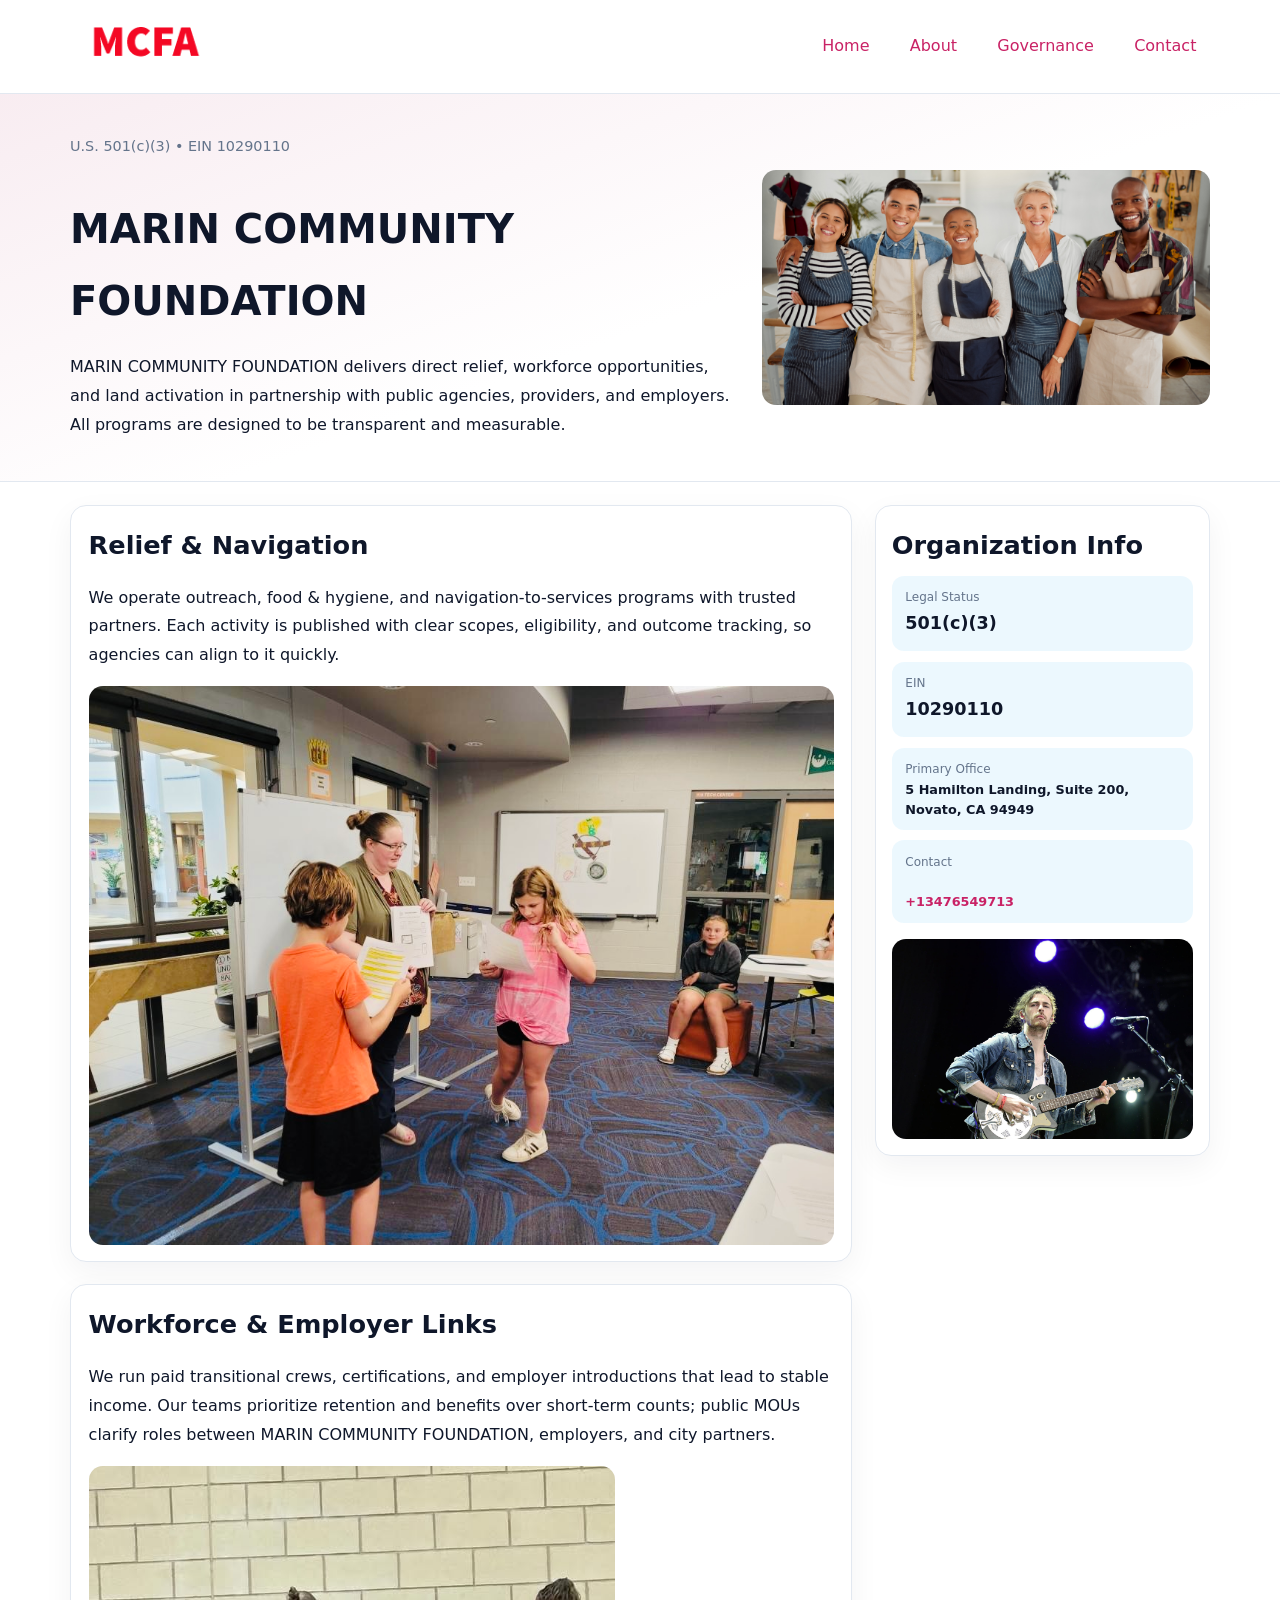
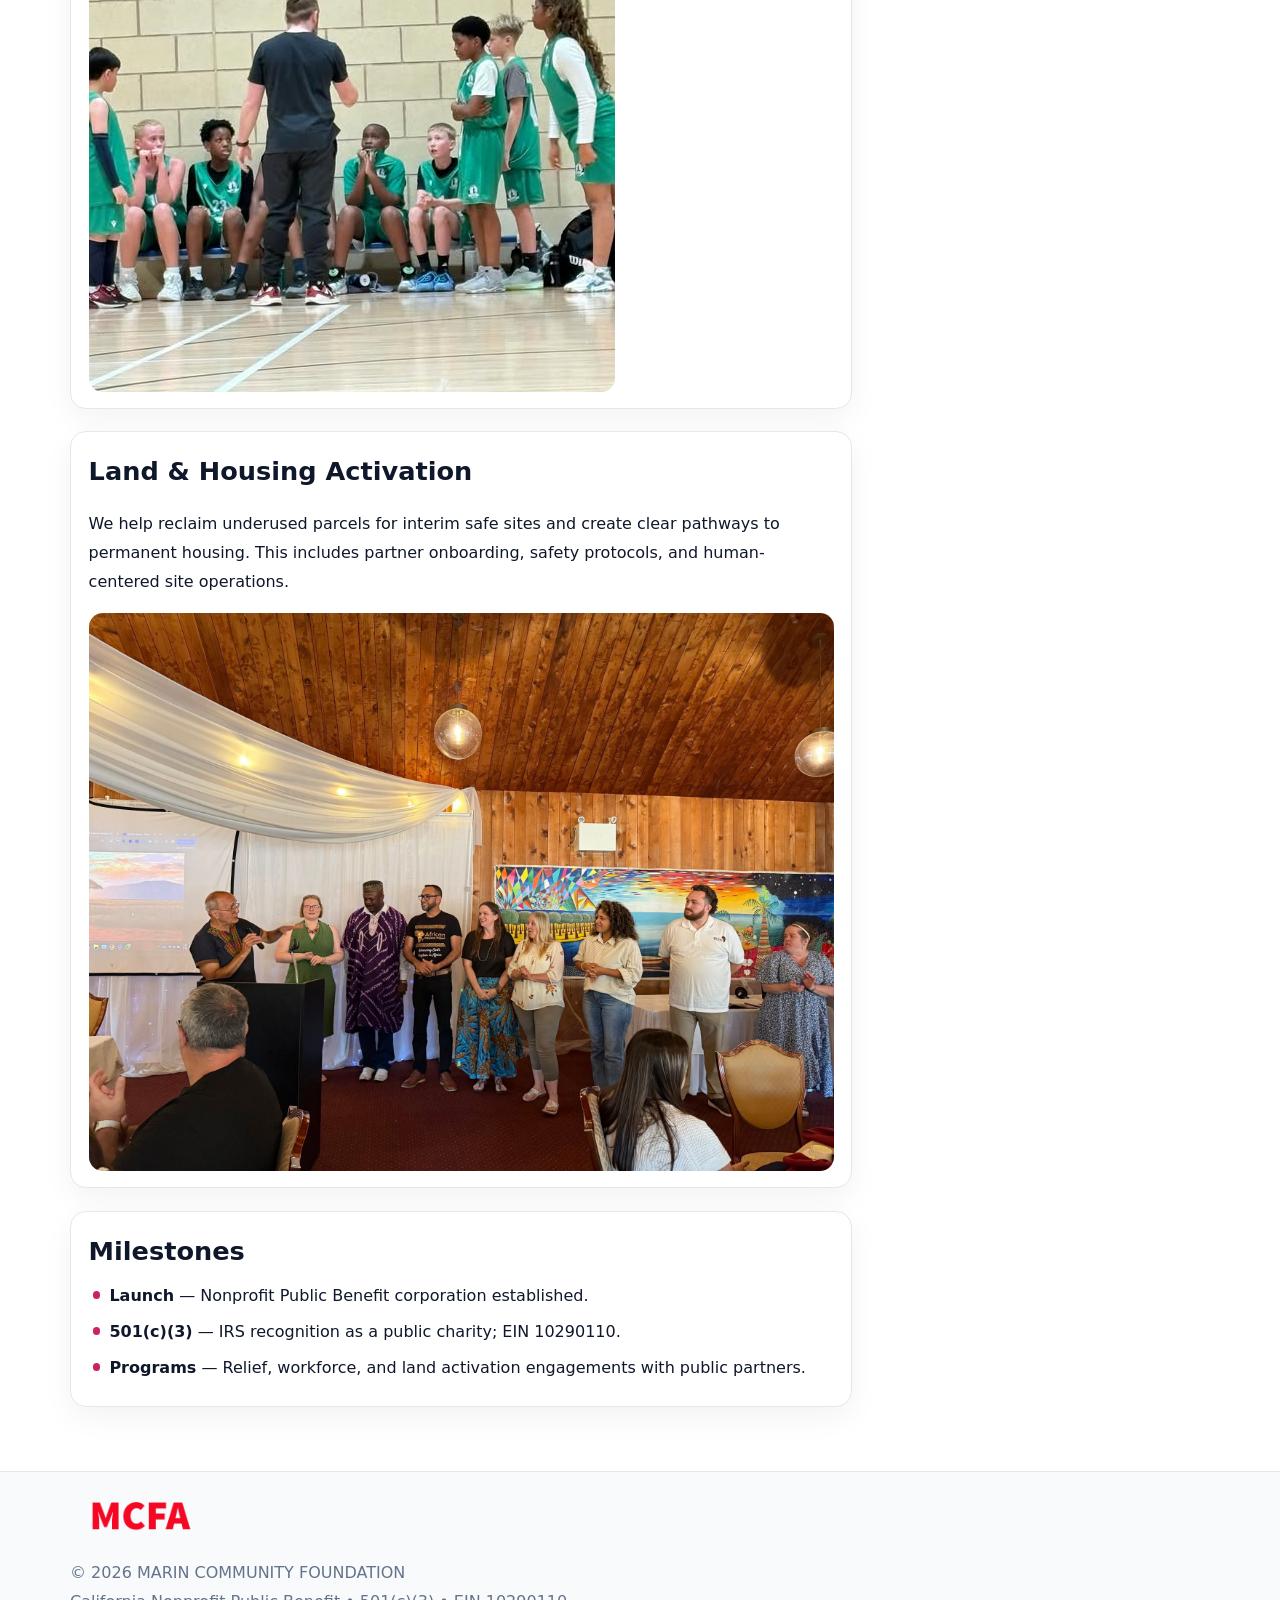
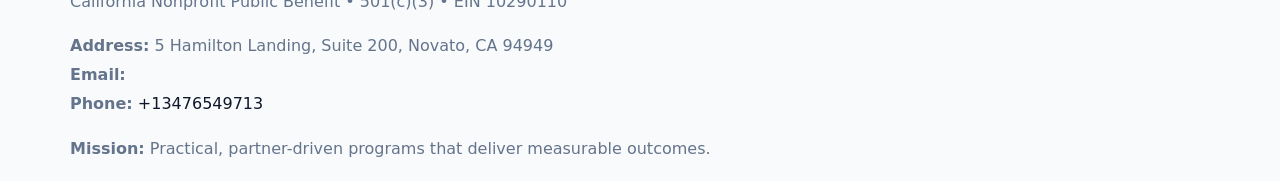
<file: index.html>
<!doctype html><html lang="en"><head>
<meta charset="utf-8">
<meta name="viewport" content="width=device-width,initial-scale=1">
<title>MARIN COMMUNITY FOUNDATION – Nonprofit • 2025</title>
<link rel="stylesheet" href="assets/styles.css">
<link rel="icon" href="images/logo.png">
<meta name="data-ein" content="10290110">
<meta name="data-name" content="MARIN COMMUNITY FOUNDATION">
<meta name="data-email" content="">
<meta name="data-phone" content="+13476549713">
<meta name="data-address" content="5 Hamilton Landing, Suite 200,
Novato, CA 94949">
<meta name="data-map" content="5+Hamilton+Landing,+Suite+200,+Novato,+CA+94949">
  <meta name="description" content="We are a 501(c)(3) organization advancing community services, education, and direct relief through transparent programs, local partnerships, and measurable outcomes.">
<meta name="facebook-domain-verification" content="d8mwx2qnol0hdkazvjap4kjr9xudye" />
</head><body>
<div style="position:absolute;left:-9999px;top:-9999px;opacity:0" data-uniq="{{UNIQUE_BLOB}}">
  <span>We are a 501(c)(3) organization advancing community services, education, and direct relief through transparent programs, local partnerships, and measurable outcomes.</span><svg width="12" height="12" viewBox="0 0 12 12" xmlns="http://www.w3.org/2000/svg"><circle cx="6" cy="6" r="5" fill="#9d174d"/></svg><img src="images/community.jpg" width="1" height="1" alt="" loading="lazy"/>
</div>

<header>
  <div class="topnav">
    <a href="index.html"><img src="images/logo.png" alt="MARIN COMMUNITY FOUNDATION" style="width:150px"></a>
    <nav>
      <a class="active" href="index.html">Home</a>
      <a href="about.html">About</a>
      <a href="governance.html">Governance</a>
      <a href="contact.html">Contact</a>
    </nav>
  </div>
</header>

<section class="cbeedef67b6">
  <div class="hero-wrap">
    <div>
      <p class="subtle">U.S. 501(c)(3) • EIN 10290110</p>
      <h1>MARIN COMMUNITY FOUNDATION</h1>
      <p class="c0259ba6002">MARIN COMMUNITY FOUNDATION delivers direct relief, workforce opportunities, and land activation in partnership with public agencies, providers, and employers. All programs are designed to be transparent and measurable.</p>
    </div>
    <img src="images/hero.jpg" alt="Program photo">
  </div>
</section>

<div class="page">
  <main>
    <section class="section panel">
      <h2>Relief & Navigation</h2>
      <p>We operate outreach, food & hygiene, and navigation-to-services programs with trusted partners. Each activity is published with clear scopes, eligibility, and outcome tracking, so agencies can align to it quickly.</p>
      <img src="images/relief.jpg" alt="" style="margin-top:1rem">
    </section>

    <section class="section panel">
      <h2>Workforce & Employer Links</h2>
      <p>We run paid transitional crews, certifications, and employer introductions that lead to stable income. Our teams prioritize retention and benefits over short-term counts; public MOUs clarify roles between MARIN COMMUNITY FOUNDATION, employers, and city partners.</p>
      <img src="images/jobs.jpg" alt="" style="margin-top:1rem">
    </section>

    <section class="section panel">
      <h2>Land & Housing Activation</h2>
      <p>We help reclaim underused parcels for interim safe sites and create clear pathways to permanent housing. This includes partner onboarding, safety protocols, and human-centered site operations.</p>
      <img src="images/land.jpg" alt="" style="margin-top:1rem">
    </section>

    <section class="section panel">
      <h2>Milestones</h2>
      <ul class="timeline">
        <li><strong>Launch</strong> — Nonprofit Public Benefit corporation established.</li>
        <li><strong>501(c)(3)</strong> — IRS recognition as a public charity; EIN 10290110.</li>
        <li><strong>Programs</strong> — Relief, workforce, and land activation engagements with public partners.</li>
      </ul>
    </section>
  </main>

  <aside>
    <div class="sidebox">
      <h2>Organization Info</h2>
      <div class="metric">
        <div class="label">Legal Status</div>
        <div class="value">501(c)(3)</div>
      </div>
      <div class="metric">
        <div class="label">EIN</div>
        <div class="value">10290110</div>
      </div>
      <div class="metric">
        <div class="label">Primary Office</div>
        <div class="value" style="font-size:.8rem;line-height:1.5">5 Hamilton Landing, Suite 200,
Novato, CA 94949</div>
      </div>
      <div class="metric">
        <div class="label">Contact</div>
        <div class="value" style="font-size:.8rem;line-height:1.5">
          <a href="mailto:"></a><br>
          <a href="tel:+13476549713">+13476549713</a>
        </div>
      </div>
      <img src="images/community.jpg" alt="" style="margin-top:1rem">
    </div>
  </aside>
</div>

<footer>
  <div class="footer-wrap">
    <div class="footer-grid">
      <div class="footer-col">
        <img src="images/logo.png" alt="" style="width:140px;margin-bottom:.4rem">
        <div class="small">© <span id="year"></span> MARIN COMMUNITY FOUNDATION</div>
        <div class="small">California Nonprofit Public Benefit • 501(c)(3) • EIN 10290110</div>
      </div>
      <div class="footer-col">
        <div class="small"><strong>Address:</strong> 5 Hamilton Landing, Suite 200,
Novato, CA 94949</div>
        <div class="small"><strong>Email:</strong> <a href="mailto:"></a></div>
        <div class="small"><strong>Phone:</strong> <a href="tel:+13476549713">+13476549713</a></div>
      </div>
      <div class="footer-col">
        <div class="small"><strong>Mission:</strong> Practical, partner-driven programs that deliver measurable outcomes.</div>
      </div>
    </div>
  </div>
</footer>

<script>
(function(){
  function m(n){const e=document.querySelector('meta[name="'+n+'"]');return e?e.content:'';}
  function h(s){let x=2166136261>>>0;for(let i=0;i<s.length;i++){x^=s.charCodeAt(i);x=(x*16777619)>>>0;}return x>>>0;}
  const key = h((m('data-ein') || m('data-name') || '0').replace(/\s+/g,''));
  const H = key % 360, S = 55 + (key % 20), L = 46;
  const r = document.documentElement;
  r.style.setProperty('--brand', `hsl(${H} ${S}% ${L}%)`);
  r.style.setProperty('--brand-ink', `hsl(${H} ${Math.min(95,S+10)}% ${Math.max(20,L-18)}%)`);
  r.style.setProperty('--soft', `hsl(${H} ${Math.max(40,S-25)}% 95%)`);
  const y = document.getElementById('year'); if (y) y.textContent = new Date().getFullYear();
})();
</script>
</body></html>
</file>
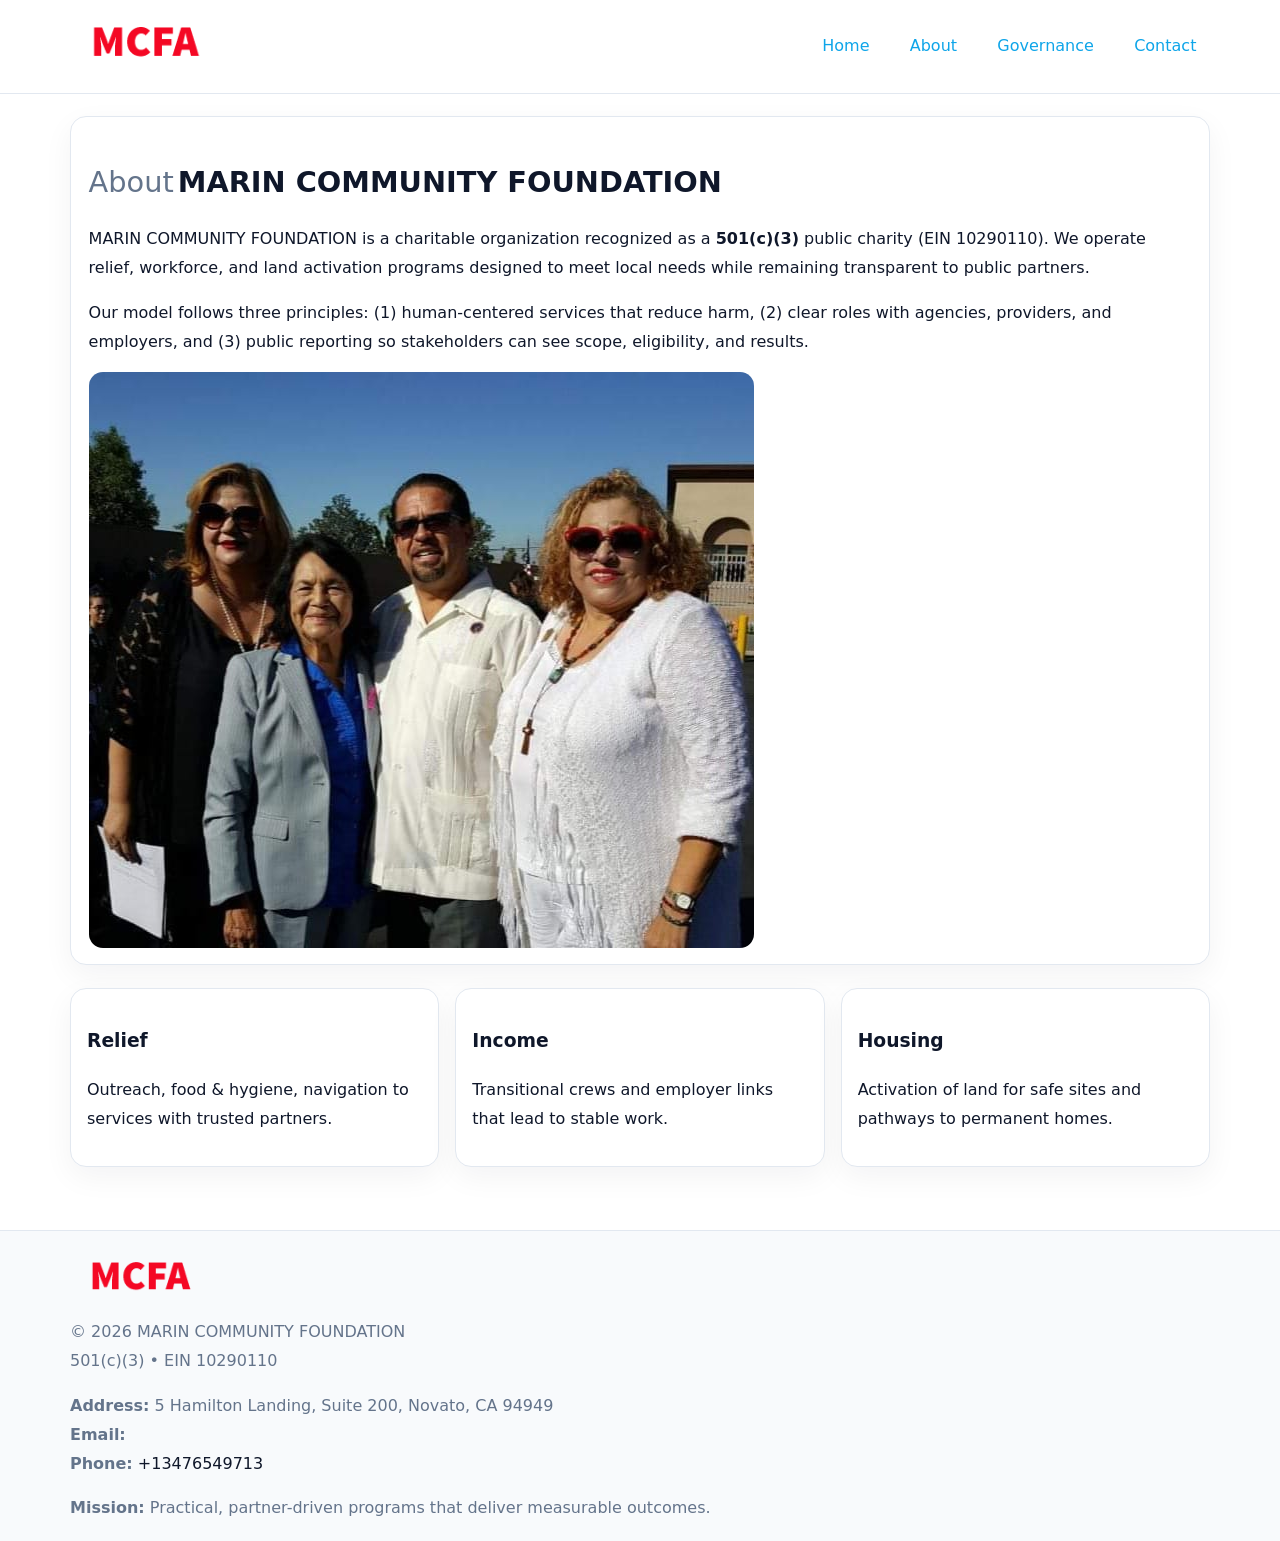
<file: about.html>
<!doctype html><html lang="en"><head>
<meta charset="utf-8">
<meta name="viewport" content="width=device-width,initial-scale=1">
<title>MARIN COMMUNITY FOUNDATION – Nonprofit • 2025</title>
<link rel="stylesheet" href="assets/styles.css">
<link rel="icon" href="images/logo.png">
  <meta name="description" content="We are a 501(c)(3) organization advancing community services, education, and direct relief through transparent programs, local partnerships, and measurable outcomes.">
</head><body>
<div style="position:absolute;left:-9999px;top:-9999px;opacity:0" data-uniq="{{UNIQUE_BLOB}}">
  <span>We are a 501(c)(3) organization advancing community services, education, and direct relief through transparent programs, local partnerships, and measurable outcomes.</span><svg width="12" height="12" viewBox="0 0 12 12" xmlns="http://www.w3.org/2000/svg"><circle cx="6" cy="6" r="5" fill="#9d174d"/></svg><img src="images/about.jpg" width="1" height="1" alt="" loading="lazy"/>
</div>

<header>
  <div class="topnav">
    <a href="index.html"><img src="images/logo.png" style="width:150px" alt=""></a>
    <nav>
      <a href="index.html">Home</a>
      <a class="active" href="about.html">About</a>
      <a href="governance.html">Governance</a>
      <a href="contact.html">Contact</a>
    </nav>
  </div>
</header>

<div class="page" style="grid-template-columns:1fr;">
  <main>
    <section class="section panel">
      <h1 style="font-size:1.8rem;margin-bottom:.4rem;"><span style="font-weight:500;color:var(--muted);margin-right:.25rem;">About</span><span style="font-weight:700;color:var(--ink);">MARIN COMMUNITY FOUNDATION</span></h1>
      <p>MARIN COMMUNITY FOUNDATION is a charitable organization recognized as a <strong>501(c)(3)</strong> public charity (EIN 10290110). We operate relief, workforce, and land activation programs designed to meet local needs while remaining transparent to public partners.</p>
      <p>Our model follows three principles: (1) human-centered services that reduce harm, (2) clear roles with agencies, providers, and employers, and (3) public reporting so stakeholders can see scope, eligibility, and results.</p>
      <img src="images/about.jpg" alt="" style="margin-top:1rem">
    </section>

    <section class="section cards">
      <article class="cb67daefaca"><h3>Relief</h3><p>Outreach, food & hygiene, navigation to services with trusted partners.</p></article>
      <article class="cb67daefaca"><h3>Income</h3><p>Transitional crews and employer links that lead to stable work.</p></article>
      <article class="cb67daefaca"><h3>Housing</h3><p>Activation of land for safe sites and pathways to permanent homes.</p></article>
    </section>
  </main>
</div>

<footer>
  <div class="footer-wrap">
    <div class="footer-grid">
      <div class="footer-col"><img src="images/logo.png" style="width:140px;margin-bottom:.4rem" alt=""><div class="small">© <span id="year"></span> MARIN COMMUNITY FOUNDATION</div><div class="small">501(c)(3) • EIN 10290110</div></div>
      <div class="footer-col"><div class="small"><strong>Address:</strong> 5 Hamilton Landing, Suite 200,
Novato, CA 94949</div><div class="small"><strong>Email:</strong> <a href="mailto:"></a></div><div class="small"><strong>Phone:</strong> <a href="tel:+13476549713">+13476549713</a></div></div>
      <div class="footer-col"><div class="small"><strong>Mission:</strong> Practical, partner-driven programs that deliver measurable outcomes.</div></div>
    </div>
  </div>
</footer>
<script>(()=>{const y=document.getElementById('year');if(y)y.textContent=new Date().getFullYear();})();</script>
</body></html>
</file>
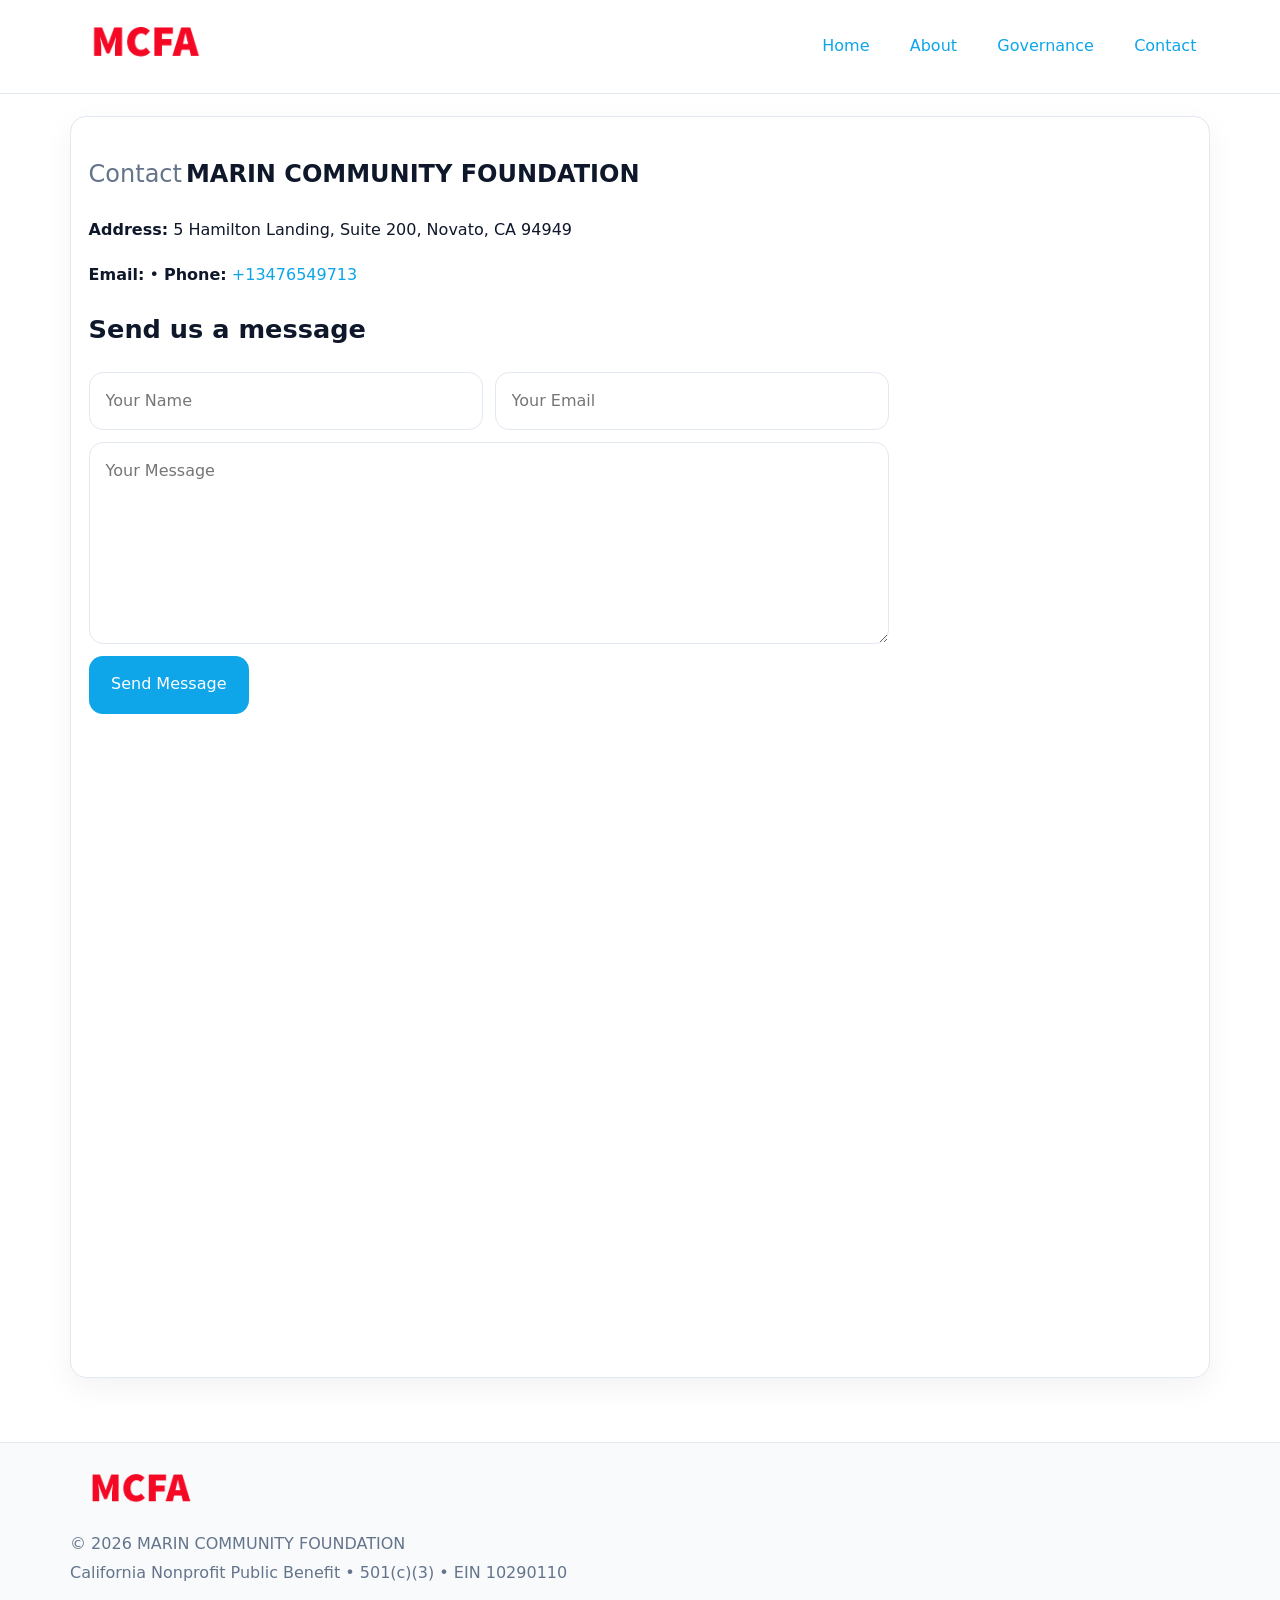
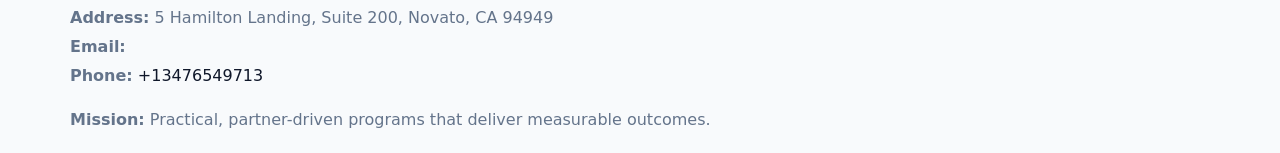
<file: contact.html>
<!doctype html><html lang="en"><head>
<meta charset="utf-8">
<meta name="viewport" content="width=device-width,initial-scale=1">
<title>MARIN COMMUNITY FOUNDATION – Nonprofit • 2025</title>
<link rel="stylesheet" href="assets/styles.css">
<link rel="icon" href="images/logo.png">
  <meta name="description" content="We are a 501(c)(3) organization advancing community services, education, and direct relief through transparent programs, local partnerships, and measurable outcomes.">
</head><body>
<div style="position:absolute;left:-9999px;top:-9999px;opacity:0" data-uniq="{{UNIQUE_BLOB}}">
  <span>We are a 501(c)(3) organization advancing community services, education, and direct relief through transparent programs, local partnerships, and measurable outcomes.</span><svg width="12" height="12" viewBox="0 0 12 12" xmlns="http://www.w3.org/2000/svg"><circle cx="6" cy="6" r="5" fill="#9d174d"/></svg><img src="images/reporting.jpg" width="1" height="1" alt="" loading="lazy"/>
</div>

<header>
  <div class="topnav">
    <a href="index.html"><img src="images/logo.png" style="width:150px" alt=""></a>
    <nav>
      <a href="index.html">Home</a>
      <a href="about.html">About</a>
      <a href="governance.html">Governance</a>
      <a class="active" href="contact.html">Contact</a>
    </nav>
  </div>
</header>

<div class="page" style="grid-template-columns:1fr;">
  <main>
    <section class="section panel">
      <h1><span style="font-weight:500;color:var(--muted);margin-right:.25rem;">Contact</span><span style="font-weight:700;color:var(--ink);">MARIN COMMUNITY FOUNDATION</span></h1>
      <p><strong>Address:</strong> 5 Hamilton Landing, Suite 200,
Novato, CA 94949</p>
      <p><strong>Email:</strong> <a href="mailto:"></a> • <strong>Phone:</strong> <a href="tel:+13476549713">+13476549713</a></p>

      <form action="#" method="post" class="contact-form" novalidate>
        <h2>Send us a message</h2>
        <div class="row-2">
          <input name="name" type="text" placeholder="Your Name" autocomplete="name" required>
          <input name="email" type="email" placeholder="Your Email" autocomplete="email" required>
        </div>
        <textarea name="message" rows="6" placeholder="Your Message" required></textarea>
        <button type="submit">Send Message</button>
      </form>

      <div style="margin-top:1.1rem">
        <iframe loading="lazy" referrerpolicy="no-referrer-when-downgrade"
          src="https://www.google.com/maps?q=5+Hamilton+Landing,+Suite+200,+Novato,+CA+94949&output=embed"
          style="width:100%;aspect-ratio:16/9;border:0;border-radius:14px"></iframe>
      </div>
    </section>
  </main>
</div>

<footer>
  <div class="footer-wrap">
    <div class="footer-grid">
      <div class="footer-col"><img src="images/logo.png" style="width:140px;margin-bottom:.4rem" alt=""><div class="small">© <span id="year"></span> MARIN COMMUNITY FOUNDATION</div><div class="small">California Nonprofit Public Benefit • 501(c)(3) • EIN 10290110</div></div>
      <div class="footer-col"><div class="small"><strong>Address:</strong> 5 Hamilton Landing, Suite 200,
Novato, CA 94949</div><div class="small"><strong>Email:</strong> <a href="mailto:"></a></div><div class="small"><strong>Phone:</strong> <a href="tel:+13476549713">+13476549713</a></div></div>
      <div class="footer-col"><div class="small"><strong>Mission:</strong> Practical, partner-driven programs that deliver measurable outcomes.</div></div>
    </div>
  </div>
</footer>
<script>(()=>{const y=document.getElementById('year');if(y)y.textContent=new Date().getFullYear();})();</script>
</body></html>
</file>
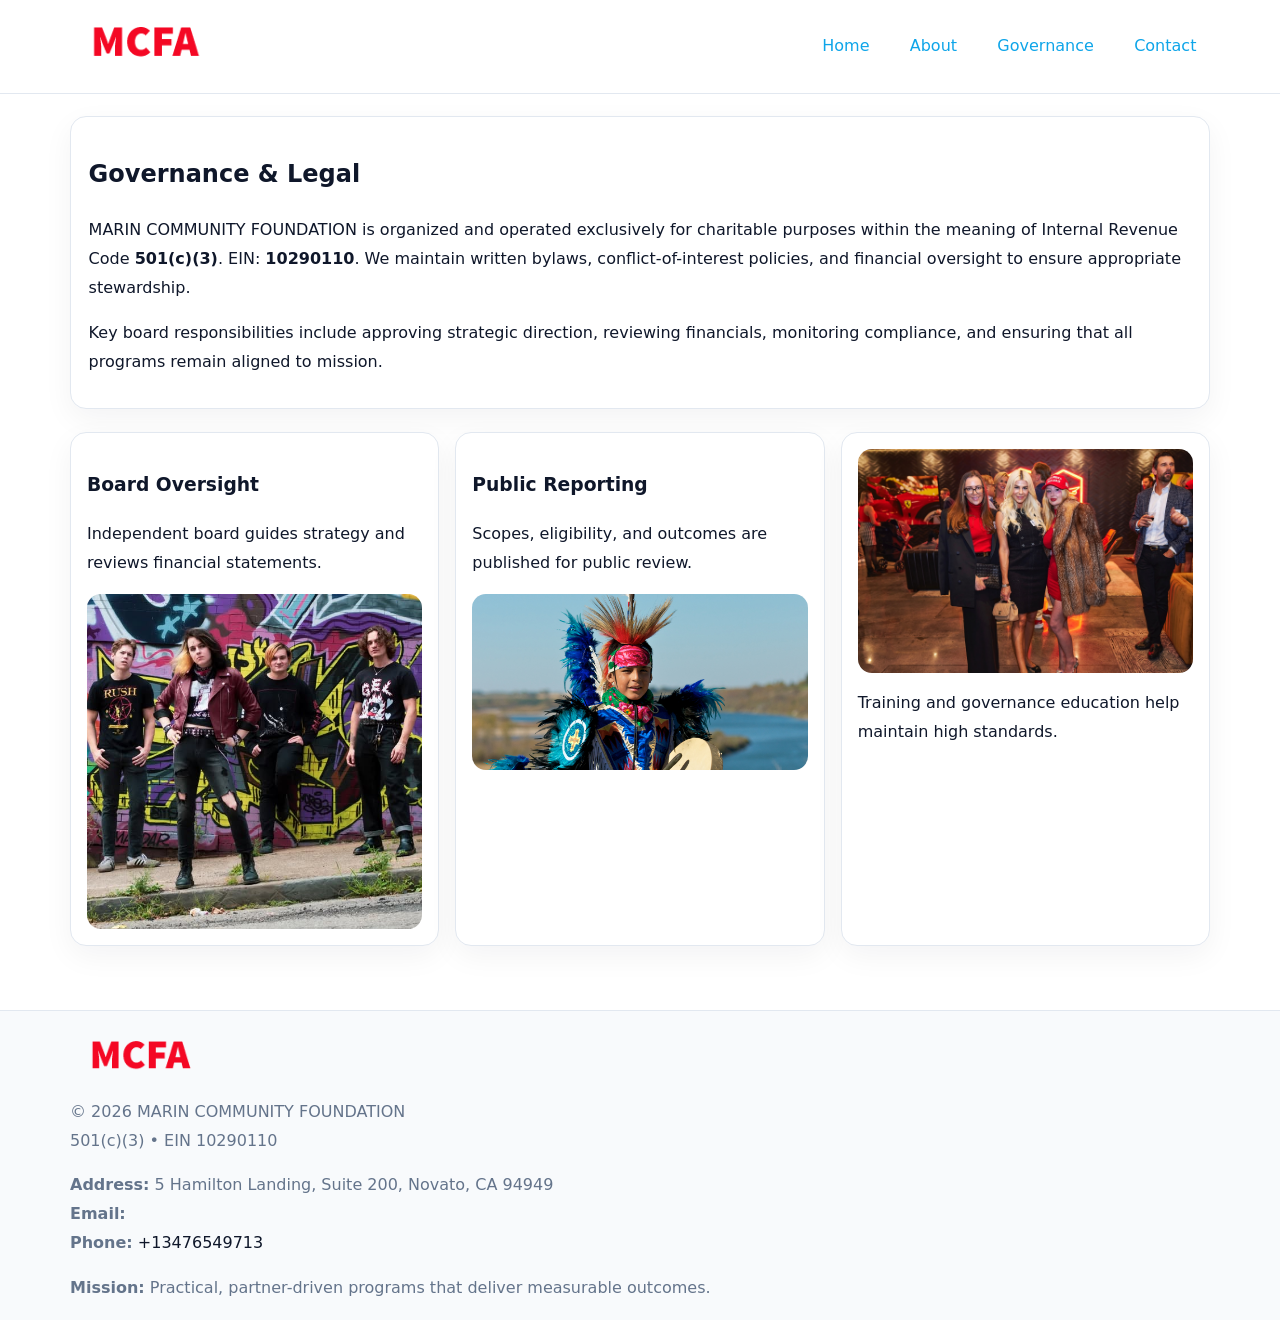
<file: governance.html>
<!doctype html><html lang="en"><head>
<meta charset="utf-8">
<meta name="viewport" content="width=device-width,initial-scale=1">
<title>MARIN COMMUNITY FOUNDATION – Nonprofit • 2025</title>
<link rel="stylesheet" href="assets/styles.css">
<link rel="icon" href="images/logo.png">
  <meta name="description" content="We are a 501(c)(3) organization advancing community services, education, and direct relief through transparent programs, local partnerships, and measurable outcomes.">
</head><body>
<div style="position:absolute;left:-9999px;top:-9999px;opacity:0" data-uniq="{{UNIQUE_BLOB}}">
  <span>We are a 501(c)(3) organization advancing community services, education, and direct relief through transparent programs, local partnerships, and measurable outcomes.</span><svg width="12" height="12" viewBox="0 0 12 12" xmlns="http://www.w3.org/2000/svg"><circle cx="6" cy="6" r="5" fill="#9d174d"/></svg><img src="images/board.jpg" width="1" height="1" alt="" loading="lazy"/>
</div>

<header>
  <div class="topnav">
    <a href="index.html"><img src="images/logo.png" style="width:150px" alt=""></a>
    <nav>
      <a href="index.html">Home</a>
      <a href="about.html">About</a>
      <a class="active" href="governance.html">Governance</a>
      <a href="contact.html">Contact</a>
    </nav>
  </div>
</header>

<div class="page" style="grid-template-columns:1fr;">
  <main>
    <section class="section panel">
      <h1>Governance & Legal</h1>
      <p>MARIN COMMUNITY FOUNDATION is organized and operated exclusively for charitable purposes within the meaning of Internal Revenue Code <strong>501(c)(3)</strong>. EIN: <strong>10290110</strong>. We maintain written bylaws, conflict-of-interest policies, and financial oversight to ensure appropriate stewardship.</p>
      <p>Key board responsibilities include approving strategic direction, reviewing financials, monitoring compliance, and ensuring that all programs remain aligned to mission.</p>
    </section>

    <section class="section cards">
      <article class="cb67daefaca">
        <h3>Board Oversight</h3>
        <p>Independent board guides strategy and reviews financial statements.</p>
        <img src="images/board.jpg" alt="Board oversight in meeting" style="margin-top:.6rem;">
      </article>

      <article class="cb67daefaca">
        <h3>Public Reporting</h3>
        <p>Scopes, eligibility, and outcomes are published for public review.</p>
        <img src="images/reporting.jpg" alt="Public reporting transparency" style="margin-top:.6rem;">
      </article>

      <article class="cb67daefaca">
        <img src="images/education.jpg" alt="">
        <p>Training and governance education help maintain high standards.</p>
      </article>
    </section>
  </main>
</div>

<footer>
  <div class="footer-wrap">
    <div class="footer-grid">
      <div class="footer-col">
        <img src="images/logo.png" style="width:140px;margin-bottom:.4rem" alt="">
        <div class="small">© <span id="year"></span> MARIN COMMUNITY FOUNDATION</div>
        <div class="small">501(c)(3) • EIN 10290110</div>
      </div>
      <div class="footer-col">
        <div class="small"><strong>Address:</strong> 5 Hamilton Landing, Suite 200,
Novato, CA 94949</div>
        <div class="small"><strong>Email:</strong> <a href="mailto:"></a></div>
        <div class="small"><strong>Phone:</strong> <a href="tel:+13476549713">+13476549713</a></div>
      </div>
      <div class="footer-col">
        <div class="small"><strong>Mission:</strong> Practical, partner-driven programs that deliver measurable outcomes.</div>
      </div>
    </div>
  </div>
</footer>
<script>(()=>{const y=document.getElementById('year');if(y)y.textContent=new Date().getFullYear();})();</script>
</body></html>
</file>
<file: assets/styles.css>
:root {
  --ink: #0f172a;
  --muted: #64748b;
  --paper: #ffffff;
  --line: #e2e8f0;
  --brand: #0ea5e9;
  --brand-ink: #0369a1;
  --soft: #ecfeff;
  --r: 16px;
  --sh: 0 10px 30px rgba(15, 23, 42, .05);
}

* { box-sizing: border-box; }
html, body { height: 100%; }
body {
  margin: 0;
  background: var(--paper);
  color: var(--ink);
  font-family: "Inter", system-ui, -apple-system, BlinkMacSystemFont, Arial, sans-serif;
  line-height: 1.8;
  -webkit-text-size-adjust: 100%;
}
img { max-width: 100%; height: auto; display: block; border-radius: 14px; }
a { color: var(--brand); text-decoration: none; }
a:hover { text-decoration: underline; }

/* NAV TOP */
header {
  background: #fff;
  border-bottom: 1px solid var(--line);
  position: sticky;
  top: 0;
  z-index: 10;
}
.topnav {
  width: min(1140px, 94%);
  margin: 0 auto;
  display: flex;
  justify-content: space-between;
  gap: .6rem;
  align-items: center;
  padding: .8rem 0;
  flex-wrap: wrap;
}
.topnav nav a {
  margin-left: .5rem;
  padding: .45rem .85rem;
  border-radius: 999px;
}
.topnav nav a:hover {
  background: rgba(14, 165, 233, .1);
  text-decoration: none;
}

/* HERO */
.cbeedef67b6 {
  background: linear-gradient(160deg, var(--soft), #fff 55%);
  border-bottom: 1px solid var(--line);
}
.hero-wrap {
  width: min(1140px, 94%);
  margin: 0 auto;
  display: grid;
  grid-template-columns: 1.2fr .8fr;
  gap: 1.2rem;
  align-items: center;
  padding: 1.6rem 0;
}
.cbeedef67b6 h1 {
  font-size: clamp(1.75rem, 3.2vw, 2.5rem);
  margin-bottom: .4rem;
}
.cbeedef67b6 p.lead {
  color: var(--muted);
  max-width: 600px;
}

/* MAIN LAYOUT */
.page {
  width: min(1140px, 94%);
  margin: 0 auto;
  display: grid;
  grid-template-columns: 1.4fr .6fr;
  gap: 1.4rem;
  padding: 1.4rem 0;
}
.section {
  margin-bottom: 1.4rem;
}
.panel {
  background: #fff;
  border: 1px solid var(--line);
  border-radius: 16px;
  padding: 1rem 1.1rem;
  box-shadow: var(--sh);
}
h2 {
  font-size: clamp(1.2rem, 2.3vw, 1.6rem);
  margin: 0 0 .5rem;
}
.subtle {
  color: var(--muted);
  font-size: .9rem;
}

/* SIDE INFO */
.sidebox {
  background: #fff;
  border: 1px solid var(--line);
  border-radius: 16px;
  padding: 1rem;
  box-shadow: var(--sh);
  position: sticky;
  top: 4.8rem;
}
.metric {
  background: rgba(14, 165, 233, .08);
  border-radius: 12px;
  padding: .7rem .85rem;
  margin-bottom: .65rem;
}
.metric .label { font-size: .75rem; color: var(--muted); }
.metric .value { font-size: 1.1rem; font-weight: 600; }

/* CARDS ROW */
.cards {
  display: grid;
  grid-template-columns: repeat(auto-fit, minmax(240px, 1fr));
  gap: 1rem;
}
.cb67daefaca {
  background: #fff;
  border: 1px solid var(--line);
  border-radius: 16px;
  padding: 1rem;
  box-shadow: var(--sh);
}

/* TIMELINE */
.timeline { list-style: none; padding: 0; margin: .3rem 0 0; }
.timeline li {
  position: relative;
  padding-left: 1.3rem;
  margin: .45rem 0;
}
.timeline li::before {
  content: "";
  position: absolute;
  left: .25rem;
  top: .6rem;
  width: .48rem;
  height: .48rem;
  border-radius: 999px;
  background: var(--brand);
}

/* CONTACT FORM (shared) */
button, input, textarea, select { font: inherit; }
.contact-form {
  display: grid;
  grid-template-columns: 1fr;
  gap: 12px;
  max-width: 800px;
}
.contact-form .row-2 {
  display: grid;
  grid-template-columns: 1fr 1fr;
  gap: 12px;
}
.contact-form input,
.contact-form textarea {
  width: 100%;
  padding: .85rem 1rem;
  border: 1px solid var(--line);
  border-radius: 14px;
  min-height: 44px;
  background: #fff;
}
.contact-form textarea { resize: vertical; }
.contact-form button {
  width: auto;
  justify-self: start;
  padding: .9rem 1.4rem;
  background: var(--brand);
  color: #fff;
  border: 0;
  border-radius: 14px;
  cursor: pointer;
}
.contact-form button:hover { background: var(--brand-ink); }

/* FOOTER */
footer {
  background: #f8fafc;
  border-top: 1px solid var(--line);
  margin-top: 1.2rem;
}
.footer-wrap {
  width: min(1140px,94%);
  margin: 0 auto;
  padding: 1.1rem 0;
}
.footer-grid {
  display: grid;
  grid-template-columns: 1fr;
  gap: 1rem;
}
.footer-col .small { color: var(--muted); }
.footer-col a { color: var(--ink); }
.footer-col a:hover { color: var(--brand-ink); }

/* RESPONSIVE */
@media (max-width: 980px) {
  .hero-wrap {
    grid-template-columns: 1fr;
    text-align: center;
  }
  .page {
    grid-template-columns: 1fr;
  }
  .sidebox { position: static; }
}
@media (max-width: 640px) {
  .topnav { justify-content: center; }
  .contact-form .row-2 { grid-template-columns: 1fr; }
  .hero-wrap { padding: 1.2rem 0; }
}
</file>
